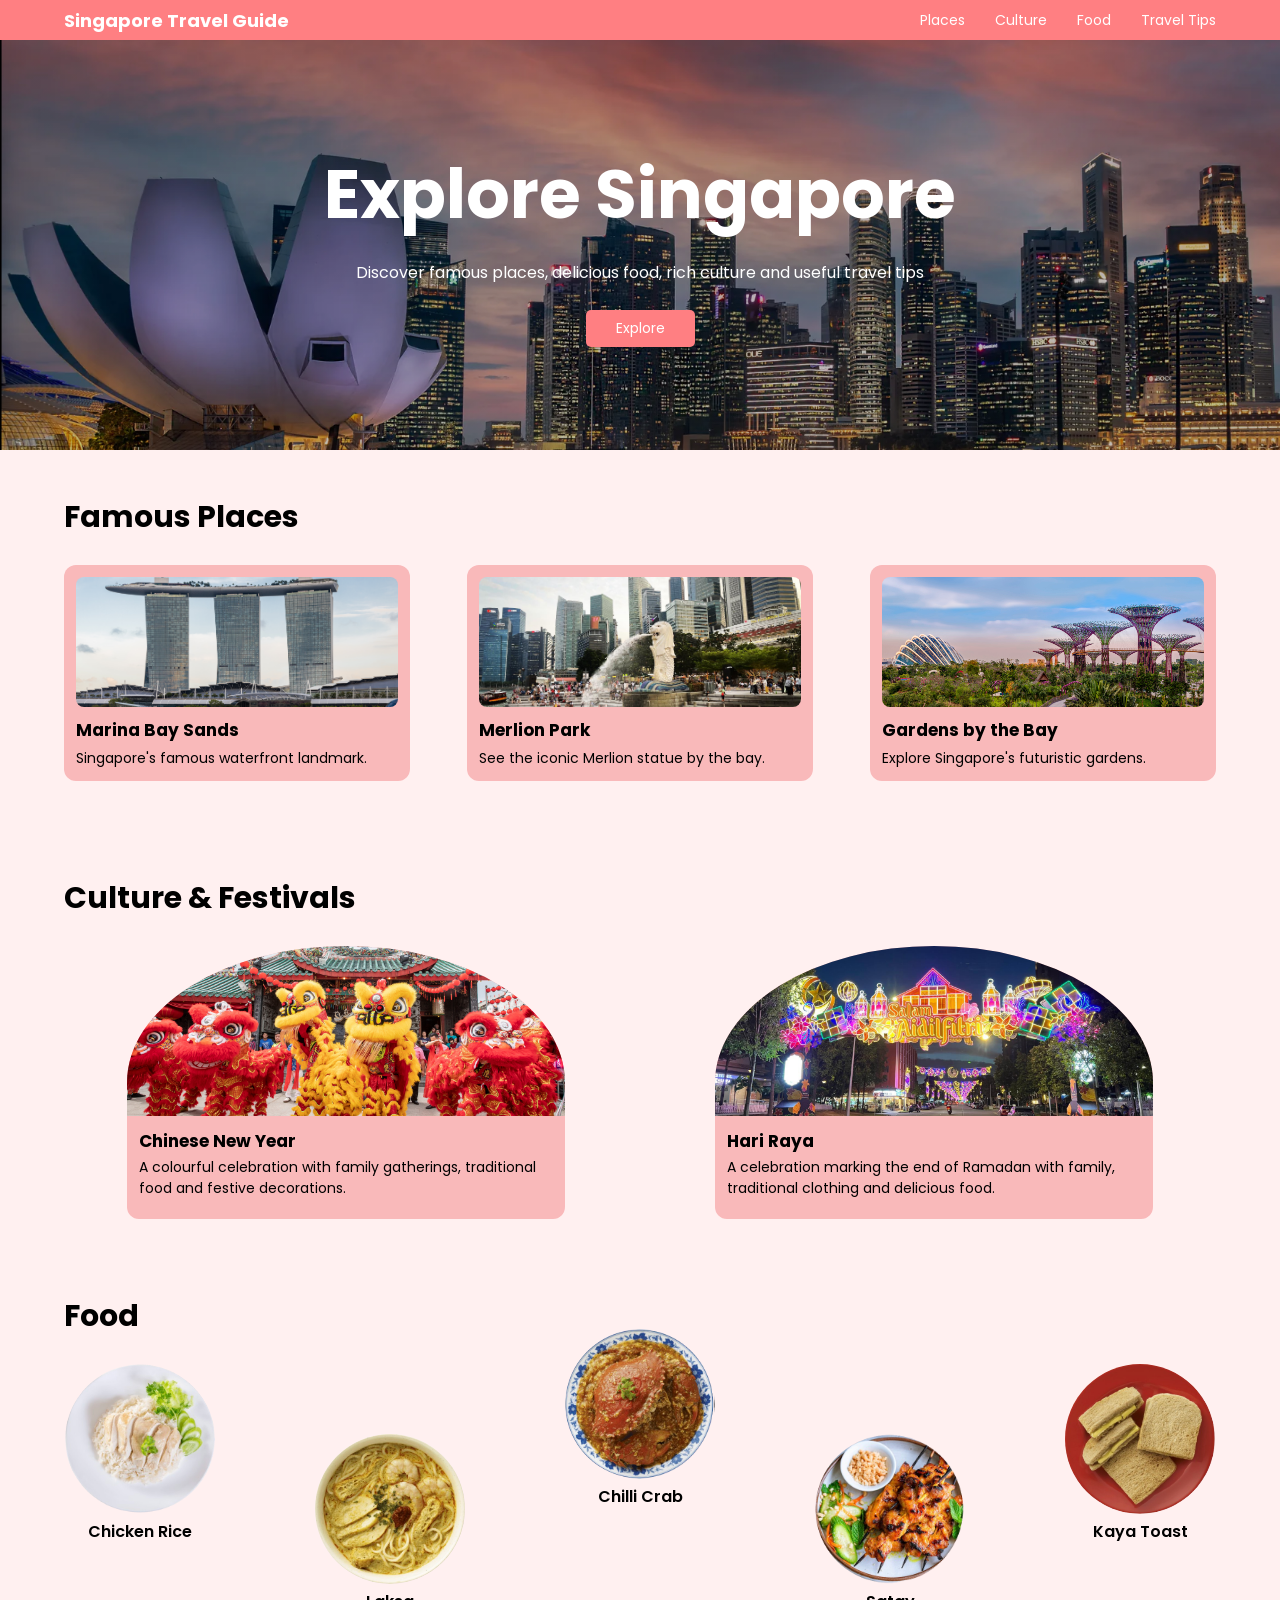
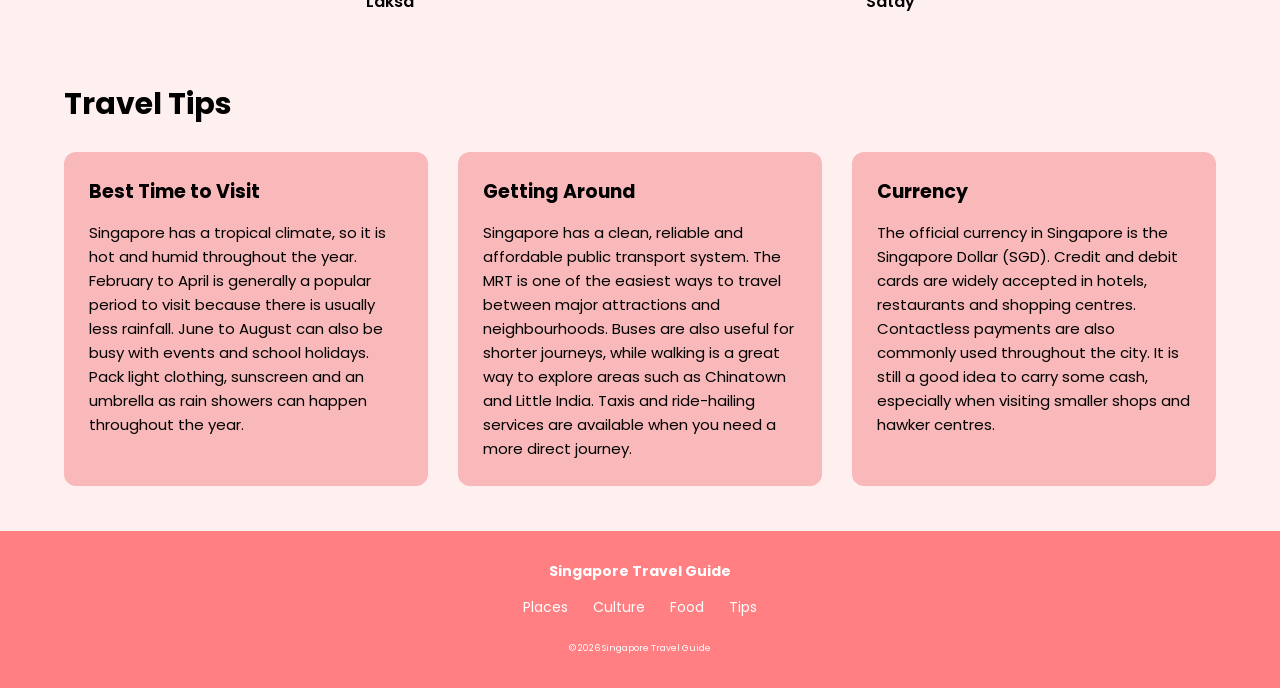
<file: index.html>
<!DOCTYPE html>
<html lang="en">

<head>
    <meta charset="UTF-8">
    <meta name="viewport" content="width=device-width, initial-scale=1.0">
    <title>Singapore Travel Guide</title>
    <link rel="preconnect" href="https://fonts.googleapis.com">
    <link rel="preconnect" href="https://fonts.gstatic.com" crossorigin>
    <link href="https://fonts.googleapis.com/css2?family=Poppins:wght@400;500;600;700&display=swap" rel="stylesheet">
    <link rel="stylesheet" href="style.css">
    
</head>

<body>
    <header>
        <h2 class="logo">Singapore Travel Guide</h2>

        <nav>
            <a href="places.html">Places</a>
            <a href="culture.html">Culture</a>
            <a href="food.html">Food</a>
            <a href="tips.html">Travel Tips</a>
        </nav>
    </header>

    <main>

        <section class="hero">

            <div class="hero-content">

            <h1>Explore Singapore</h1>

            <p>
                Discover famous places, delicious food, 
                rich culture and useful travel tips
            </p>

            <a href="places.html" class="hero-button">Explore</a>

            </div>

        </section>

        <!-- Places Section -->

        <section id="places" class="places">

            <h2>
                <a href="places.html">Famous Places</a>
            </h2>

            <div class="place-container">

                <a href="places.html#marina" class="place-card">
                    <img src="images/marina-bay-sands.jpg" alt="Marina Bay Sands">
                    <h3>Marina Bay Sands</h3>
                    <p>Singapore's famous waterfront landmark.</p>
                </a>

                <a href="places.html#merlion" class="place-card">
                    <img src="images/merlion-park-singapore.jpg" alt="Merlion Park">
                    <h3>Merlion Park</h3>
                    <p>See the iconic Merlion statue by the bay.</p>
                </a>

                <a href="places.html#gardens" class="place-card">
                    <img src="images/garden-by-the-bay.jpg" alt="Gardens by the Bay">
                    <h3>Gardens by the Bay</h3>
                    <p>Explore Singapore's futuristic gardens.</p>
                </a>
        
            </div>

        </section>

        <!-- Culture Section -->

            <section id="culture" class="culture">

            <h2>
                <a href="culture.html">Culture & Festivals</a>
            </h2>

            <div class="culture-container">

                <a href="culture.html#chinese-new-year" class="culture-card">
                    <img src="images/chinese-new-year.jpg" alt="Chinese New Year">
                    <h3>Chinese New Year</h3>
                    <p>A colourful celebration with family gatherings, traditional food and festive decorations.</p>
                </a>

                <a href="culture.html#hari-raya" class="culture-card">
                    <img src="images/hari-raya.jpg" alt="Hari Raya">
                    <h3>Hari Raya</h3>
                    <p>A celebration marking the end of Ramadan with family, traditional clothing and delicious food.</p>
                </a>

            </div>

        </section>

        <!-- Food Section -->

        <section id="food" class="food">

            <h2> 
                <a href="food.html">Food</a> 
            </h2>

            <div class="food-container">

                <a href="food.html#chicken-rice" class="food-card">
                    <img src="images/chicken-rice.jpg" alt="Chicken Rice">
                    <h3>Chicken Rice</h3>
                </a>

                <a href="food.html#laksa" class="food-card">
                    <img src="images/laksa.jpg" alt="Laksa">
                    <h3>Laksa</h3>
                </a>

                <a href="food.html#chilli-crab" class="food-card">
                    <img src="images/chilli-crab.jpg" alt="Chilli Crab">
                    <h3>Chilli Crab</h3>
                </a>

                <a href="food.html#satay" class="food-card">
                    <img src="images/satay.jpg" alt="Satay">
                    <h3>Satay</h3>
                </a>

                <a href="food.html#kaya-toast" class="food-card">
                    <img src="images/kaya-toast.jpg" alt="Kaya Toast">
                    <h3>Kaya Toast</h3>
                </a>

            </div>

        </section>

        <!-- Travel Tips Section -->

        <section id="tips" class="tips">

            <h2>
                <a href="tips.html">Travel Tips</a>
            </h2>

            <div class="tips-container">

                <a href="tips.html#best-time" class="tips-card">
                    <h3>Best Time to Visit</h3>
                    <p> 
                        Singapore has a tropical climate, so it is hot and humid throughout
                        the year. February to April is generally a popular period to visit
                        because there is usually less rainfall. June to August can also be
                        busy with events and school holidays. Pack light clothing, sunscreen
                        and an umbrella as rain showers can happen throughout the year.
                    </p>
                </a>

                <a href="tips.html#getting-around" class="tips-card">
                    <h3>Getting Around</h3>
                    <p>
                        Singapore has a clean, reliable and affordable public transport
                        system. The MRT is one of the easiest ways to travel between major
                        attractions and neighbourhoods. Buses are also useful for shorter
                        journeys, while walking is a great way to explore areas such as
                        Chinatown and Little India. Taxis and ride-hailing services are
                        available when you need a more direct journey.
                    </p>
                </a>

                <a href="tips.html#currency" class="tips-card">
                    <h3>Currency</h3>
                    <p>
                        The official currency in Singapore is the Singapore Dollar (SGD).
                        Credit and debit cards are widely accepted in hotels, restaurants
                        and shopping centres. Contactless payments are also commonly used
                        throughout the city. It is still a good idea to carry some cash,
                        especially when visiting smaller shops and hawker centres.
                    </p>
                </a>

            </div>

        </section>
        
    </main>

<footer>

    <p>Singapore Travel Guide</p>

    <div class="footer-links">
        <a href="#places">Places</a>
        <a href="#culture">Culture</a>
        <a href="#food">Food</a>
        <a href="#tips">Tips</a>
    </div>

    <small>© 2026 Singapore Travel Guide</small>

</footer>

</body>
</html>
</file>
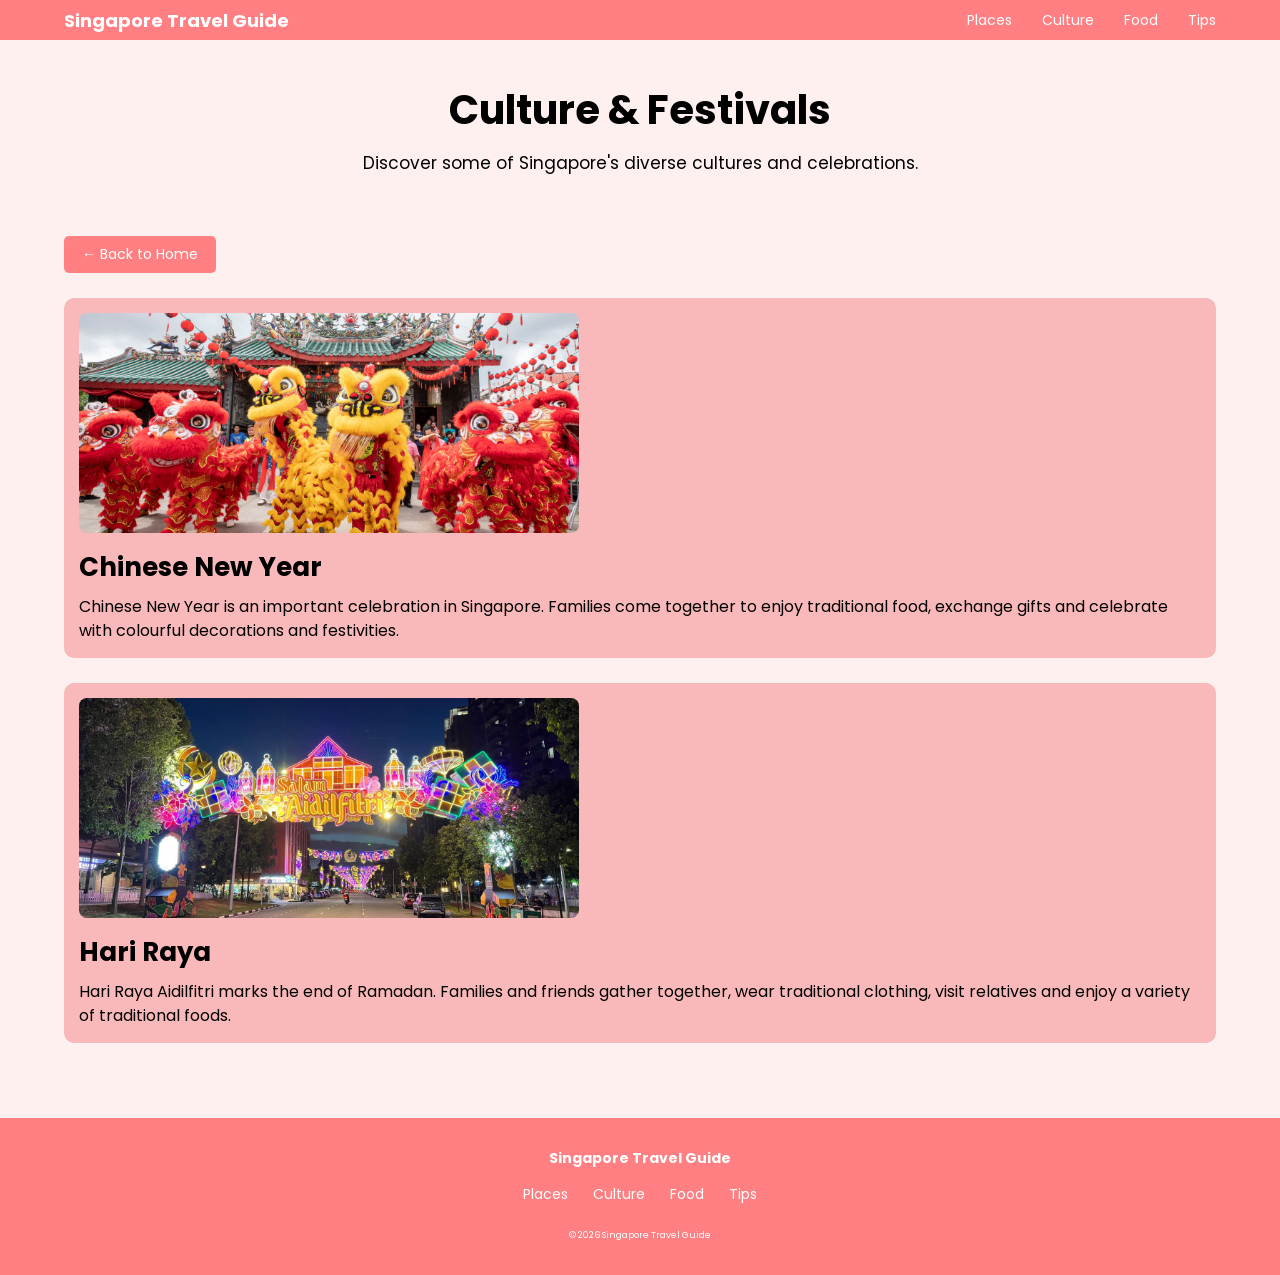
<file: culture.html>
<!DOCTYPE html>
<html lang="en">

<head>
    <meta charset="UTF-8">
    <meta name="viewport" content="width=device-width, initial-scale=1.0">
    <title>Culture | Singapore Travel Guide</title>
    <link rel="preconnect" href="https://fonts.googleapis.com">
    <link rel="preconnect" href="https://fonts.gstatic.com" crossorigin>
    <link href="https://fonts.googleapis.com/css2?family=Poppins:wght@400;500;600;700&display=swap" rel="stylesheet">
    <link rel="stylesheet" href="style.css">
</head>

<body>

    <header>
        <a href="index.html" class="logo">Singapore Travel Guide</a>

        <nav>
            <a href="places.html">Places</a>
            <a href="culture.html">Culture</a>
            <a href="food.html">Food</a>
            <a href="tips.html">Tips</a>
        </nav>
    </header>

    <main>

        <section class="page-header">
            <h1>Culture & Festivals</h1>
            <p>Discover some of Singapore's diverse cultures and celebrations.</p>
        </section>

        <section class="content">

            <a href="index.html" class="back-button">
                ← Back to Home
            </a>

            <div class="content-card" id="chinese-new-year">
                <img src="images/chinese-new-year.jpg" alt="Chinese New Year celebration">

                <h2>Chinese New Year</h2>

                <p>
                    Chinese New Year is an important celebration in Singapore.
                    Families come together to enjoy traditional food, exchange
                    gifts and celebrate with colourful decorations and festivities.
                </p>
            </div>

            <div class="content-card" id="hari-raya">
                <img src="images/hari-raya.jpg" alt="Hari Raya celebration">

                <h2>Hari Raya</h2>

                <p>
                    Hari Raya Aidilfitri marks the end of Ramadan. Families and
                    friends gather together, wear traditional clothing, visit
                    relatives and enjoy a variety of traditional foods.
                </p>
            </div>

        </section>

    </main>

    <footer>

        <p>Singapore Travel Guide</p>

        <div class="footer-links">
            <a href="places.html">Places</a>
            <a href="culture.html">Culture</a>
            <a href="food.html">Food</a>
            <a href="tips.html">Tips</a>
        </div>

        <small>© 2026 Singapore Travel Guide</small>

    </footer>

</body>
</html>
</file>
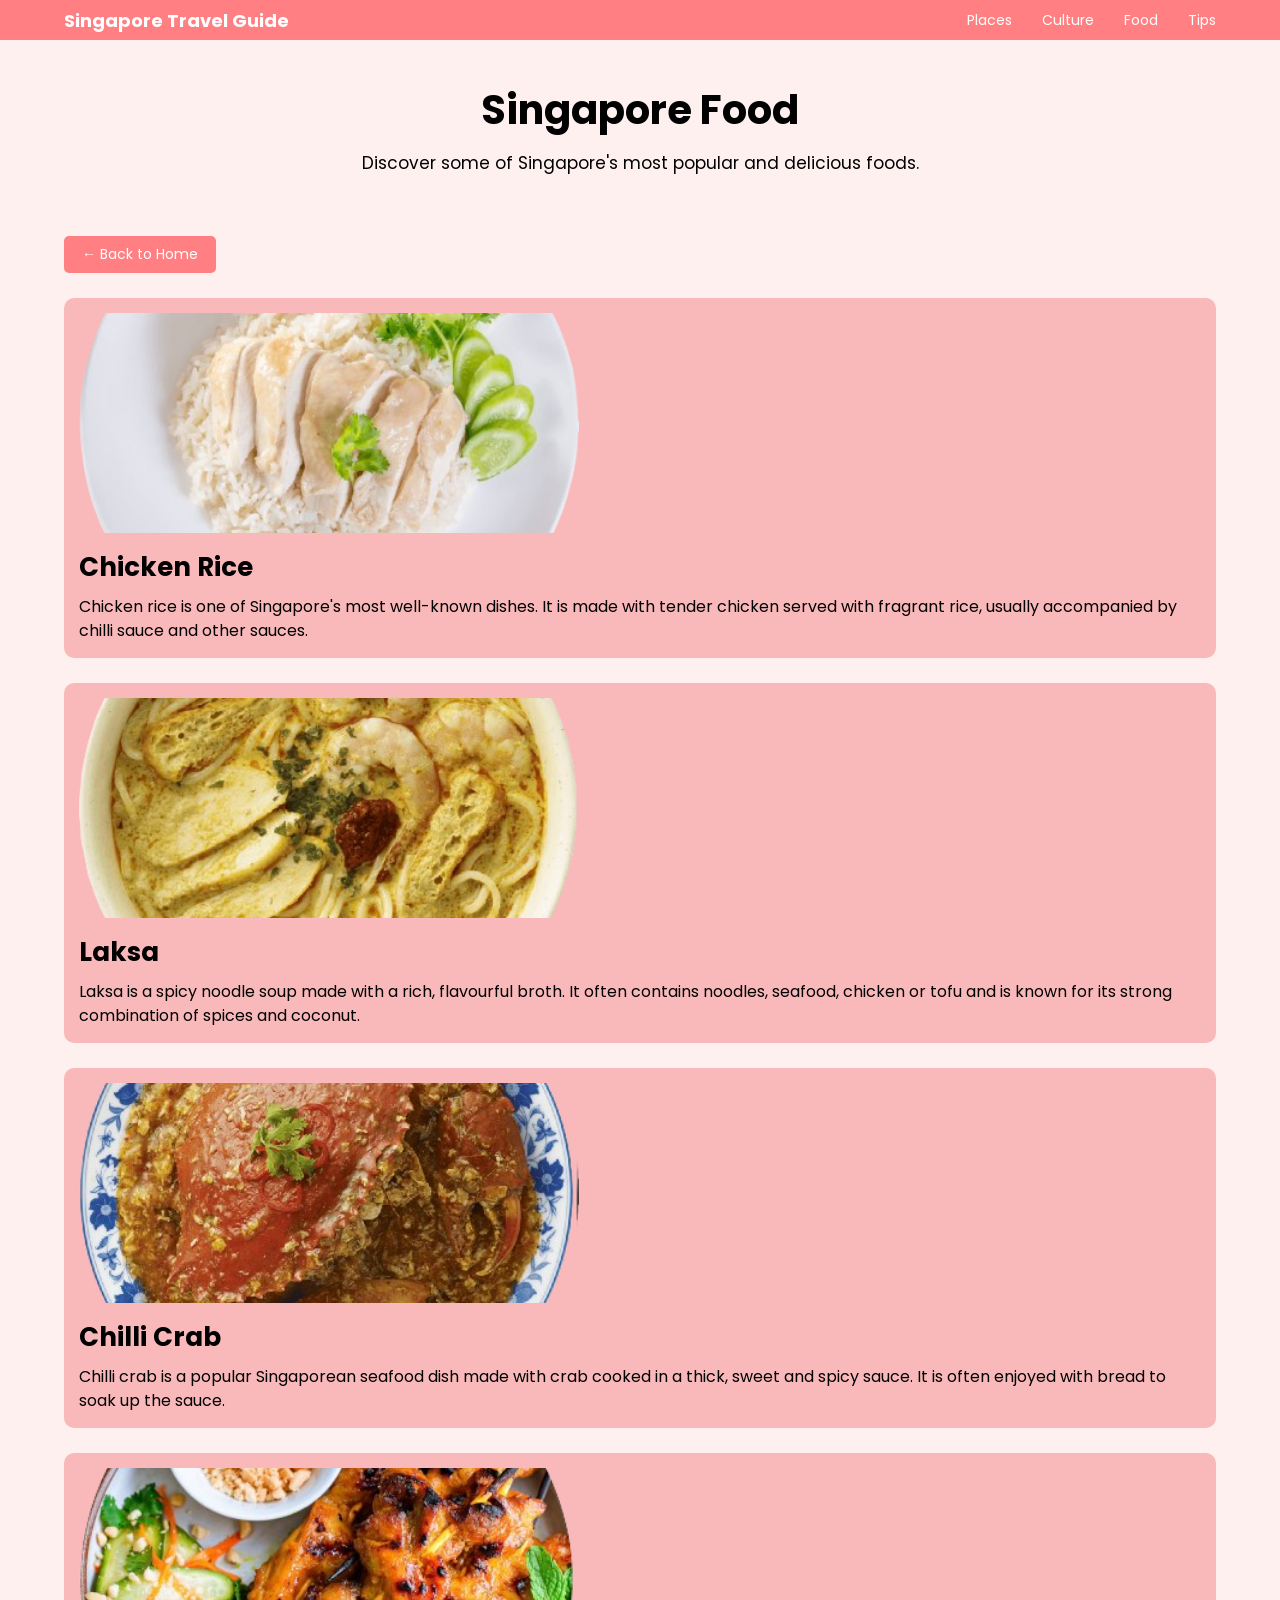
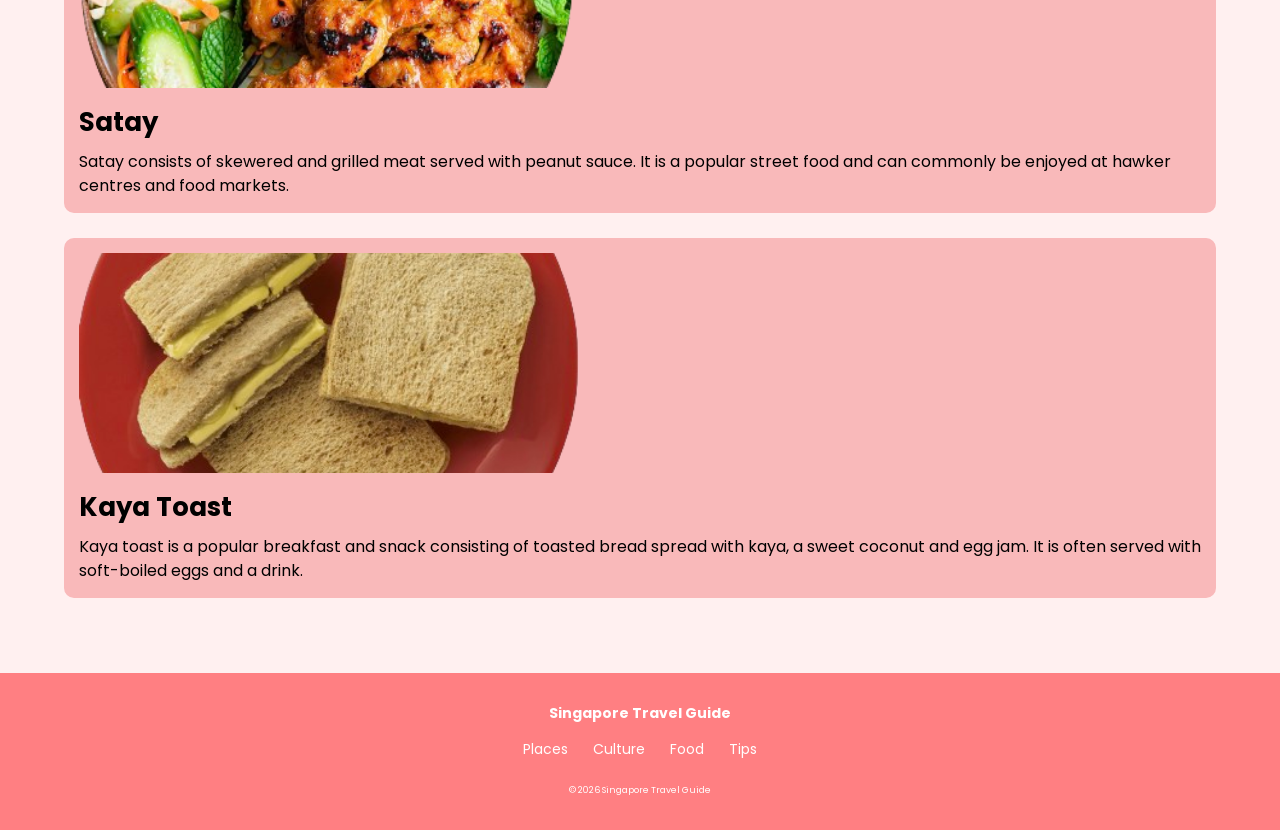
<file: food.html>
<!DOCTYPE html>
<html lang="en">

<head>
    <meta charset="UTF-8">
    <meta name="viewport" content="width=device-width, initial-scale=1.0">
    <title>Food | Singapore Travel Guide</title>
    <link rel="preconnect" href="https://fonts.googleapis.com">
    <link rel="preconnect" href="https://fonts.gstatic.com" crossorigin>
    <link href="https://fonts.googleapis.com/css2?family=Poppins:wght@400;500;600;700&display=swap" rel="stylesheet">
    <link rel="stylesheet" href="style.css">
</head>

<body>

    <header>

        <a href="index.html" class="logo">
            Singapore Travel Guide
        </a>

        <nav>
            <a href="places.html">Places</a>
            <a href="culture.html">Culture</a>
            <a href="food.html">Food</a>
            <a href="tips.html">Tips</a>
        </nav>

    </header>

    <main>

        <section class="page-header">

            <h1>Singapore Food</h1>

            <p>
                Discover some of Singapore's most popular and delicious foods.
            </p>

        </section>

        <section class="content">

            <a href="index.html" class="back-button">
                ← Back to Home
            </a>

            <div class="content-card" id="chicken-rice">

                <img src="images/chicken-rice.jpg" alt="Singapore chicken rice">

                <h2>Chicken Rice</h2>

                <p>
                    Chicken rice is one of Singapore's most well-known dishes.
                    It is made with tender chicken served with fragrant rice,
                    usually accompanied by chilli sauce and other sauces.
                </p>

            </div>

            <div class="content-card" id="laksa">

                <img src="images/laksa.jpg" alt="Singapore laksa">

                <h2>Laksa</h2>

                <p>
                    Laksa is a spicy noodle soup made with a rich, flavourful
                    broth. It often contains noodles, seafood, chicken or tofu
                    and is known for its strong combination of spices and coconut.
                </p>

            </div>

            <div class="content-card" id="chilli-crab">

                <img src="images/chilli-crab.jpg" alt="Singapore chilli crab">

                <h2>Chilli Crab</h2>

                <p>
                    Chilli crab is a popular Singaporean seafood dish made with
                    crab cooked in a thick, sweet and spicy sauce. It is often
                    enjoyed with bread to soak up the sauce.
                </p>

            </div>

            <div class="content-card" id="satay">

                <img src="images/satay.jpg" alt="Singapore satay">

                <h2>Satay</h2>

                <p>
                    Satay consists of skewered and grilled meat served with
                    peanut sauce. It is a popular street food and can commonly
                    be enjoyed at hawker centres and food markets.
                </p>

            </div>

            <div class="content-card" id="kaya-toast">

                <img src="images/kaya-toast.jpg" alt="Singapore kaya toast">

                <h2>Kaya Toast</h2>

                <p>
                    Kaya toast is a popular breakfast and snack consisting of
                    toasted bread spread with kaya, a sweet coconut and egg jam.
                    It is often served with soft-boiled eggs and a drink.
                </p>

            </div>

        </section>

    </main>

    <footer>

        <p>Singapore Travel Guide</p>

        <div class="footer-links">
            <a href="places.html">Places</a>
            <a href="culture.html">Culture</a>
            <a href="food.html">Food</a>
            <a href="tips.html">Tips</a>
        </div>

        <small>© 2026 Singapore Travel Guide</small>

    </footer>

</body>

</html>
</file>
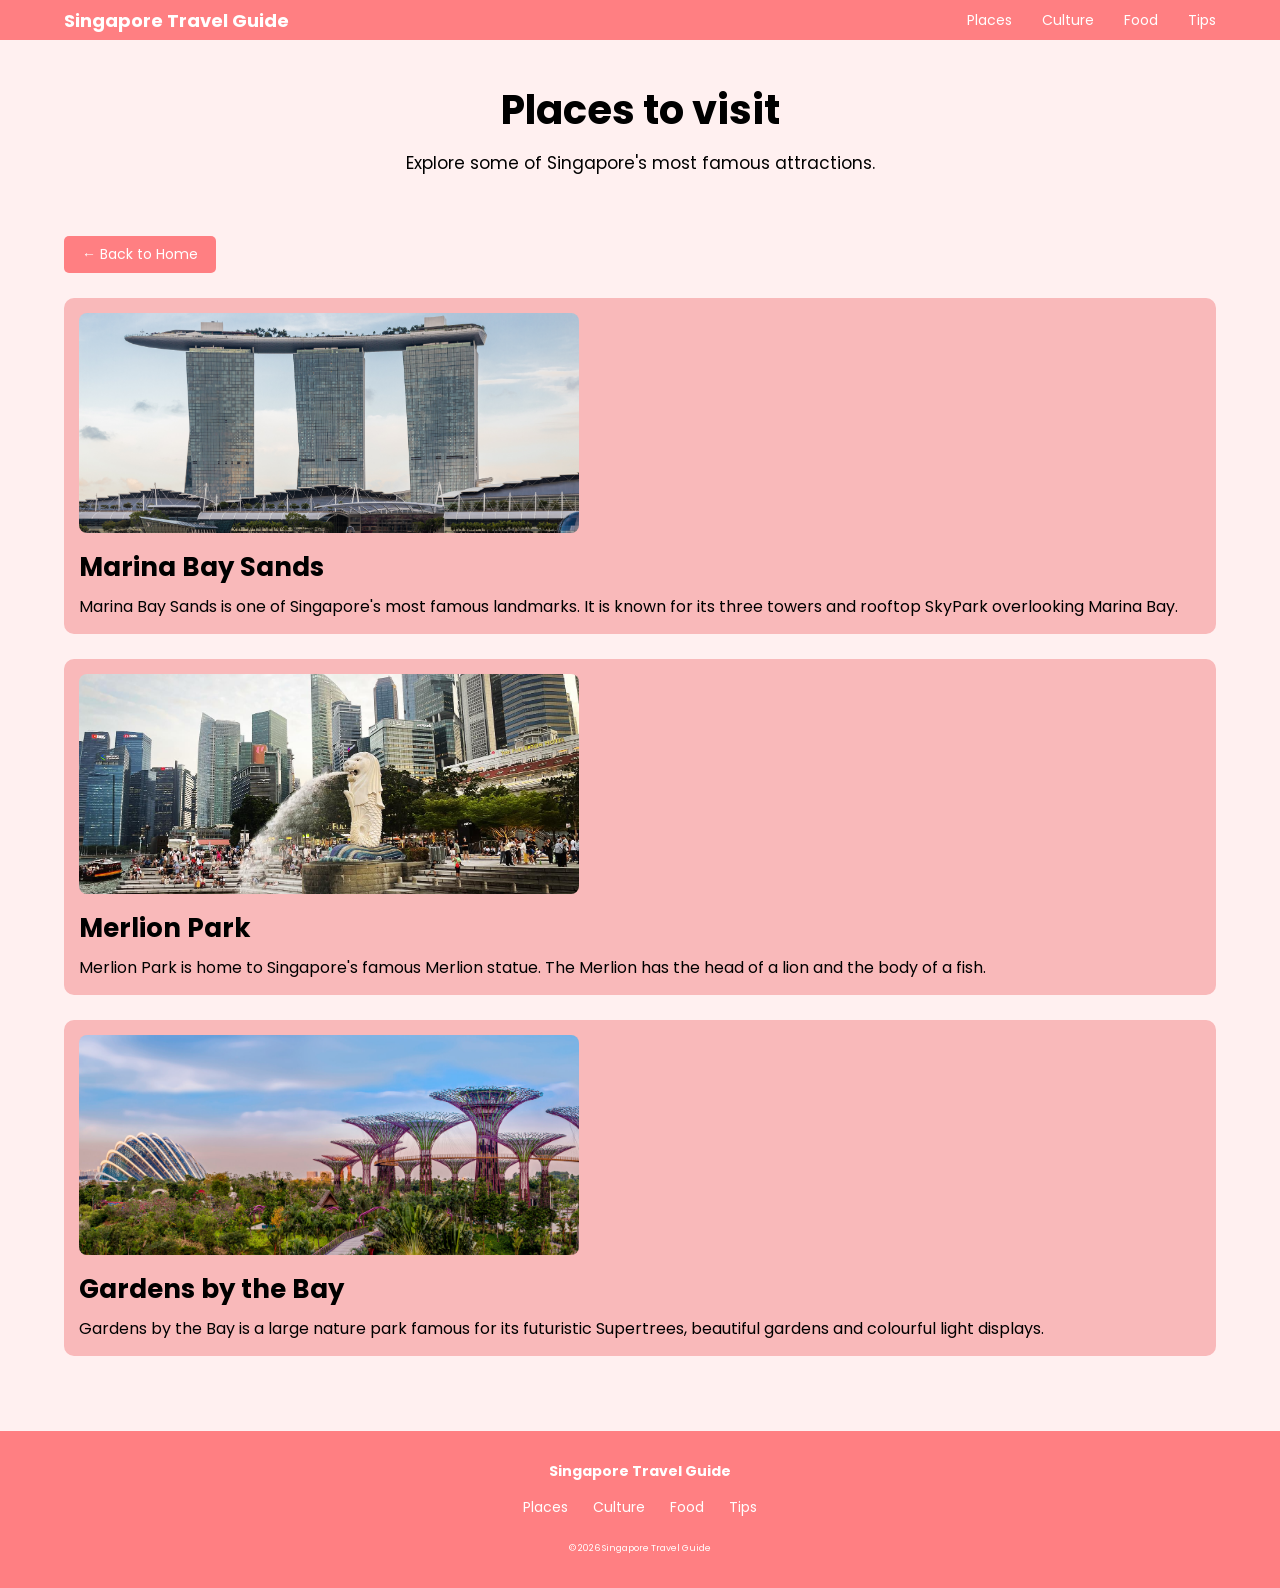
<file: places.html>
<!DOCTYPE html>
<html lang="en">
<head>
    <meta charset="UTF-8">
    <meta name="viewport" content="width=device-width, initial-scale=1.0">
    <title>Places | Singapore Travel Guide</title>
    <link rel="preconnect" href="https://fonts.googleapis.com">
    <link rel="preconnect" href="https://fonts.gstatic.com" crossorigin>
    <link href="https://fonts.googleapis.com/css2?family=Poppins:wght@400;500;600;700&display=swap" rel="stylesheet">
    <link rel="stylesheet" href="style.css">
</head>
<body>
    <header>

        <a href="index.html" class="logo">
            Singapore Travel Guide
        </a>

        <nav>
            <a href="places.html">Places</a>
            <a href="culture.html">Culture</a>
            <a href="food.html">Food</a>
            <a href="tips.html">Tips</a>
        </nav>
    </header>

    <main>
        <section class="page-header">
            <h1>Places to visit</h1>
            <p>
                Explore some of Singapore's most famous attractions.
            </p>
        </section>

        <section class="content">

            <a href="index.html" class="back-button">
                ← Back to Home
            </a>
             <div class="content-card" id="marina">

                <img src="images/marina-bay-sands.jpg" alt="Marina Bay Sands">

                <h2>Marina Bay Sands</h2>

                <p>
                    Marina Bay Sands is one of Singapore's most famous
                    landmarks. It is known for its three towers and
                    rooftop SkyPark overlooking Marina Bay.
                </p>

            </div>


            <div class="content-card" id="merlion">

                <img src="images/merlion-park-singapore.jpg" alt="Merlion Park">

                <h2>Merlion Park</h2>

                <p>
                    Merlion Park is home to Singapore's famous Merlion
                    statue. The Merlion has the head of a lion and the
                    body of a fish.
                </p>

            </div>


            <div class="content-card" id="gardens">

                <img src="images/garden-by-the-bay.jpg" alt="Gardens by the Bay">

                <h2>Gardens by the Bay</h2>

                <p>
                    Gardens by the Bay is a large nature park famous for
                    its futuristic Supertrees, beautiful gardens and
                    colourful light displays.
                </p>

            </div>

        </section>

    </main>


    <footer>

        <p>Singapore Travel Guide</p>

        <div class="footer-links">
            <a href="places.html">Places</a>
            <a href="culture.html">Culture</a>
            <a href="food.html">Food</a>
            <a href="tips.html">Tips</a>
        </div>

        <small>© 2026 Singapore Travel Guide</small>

    </footer>

</body>

</html>
</file>
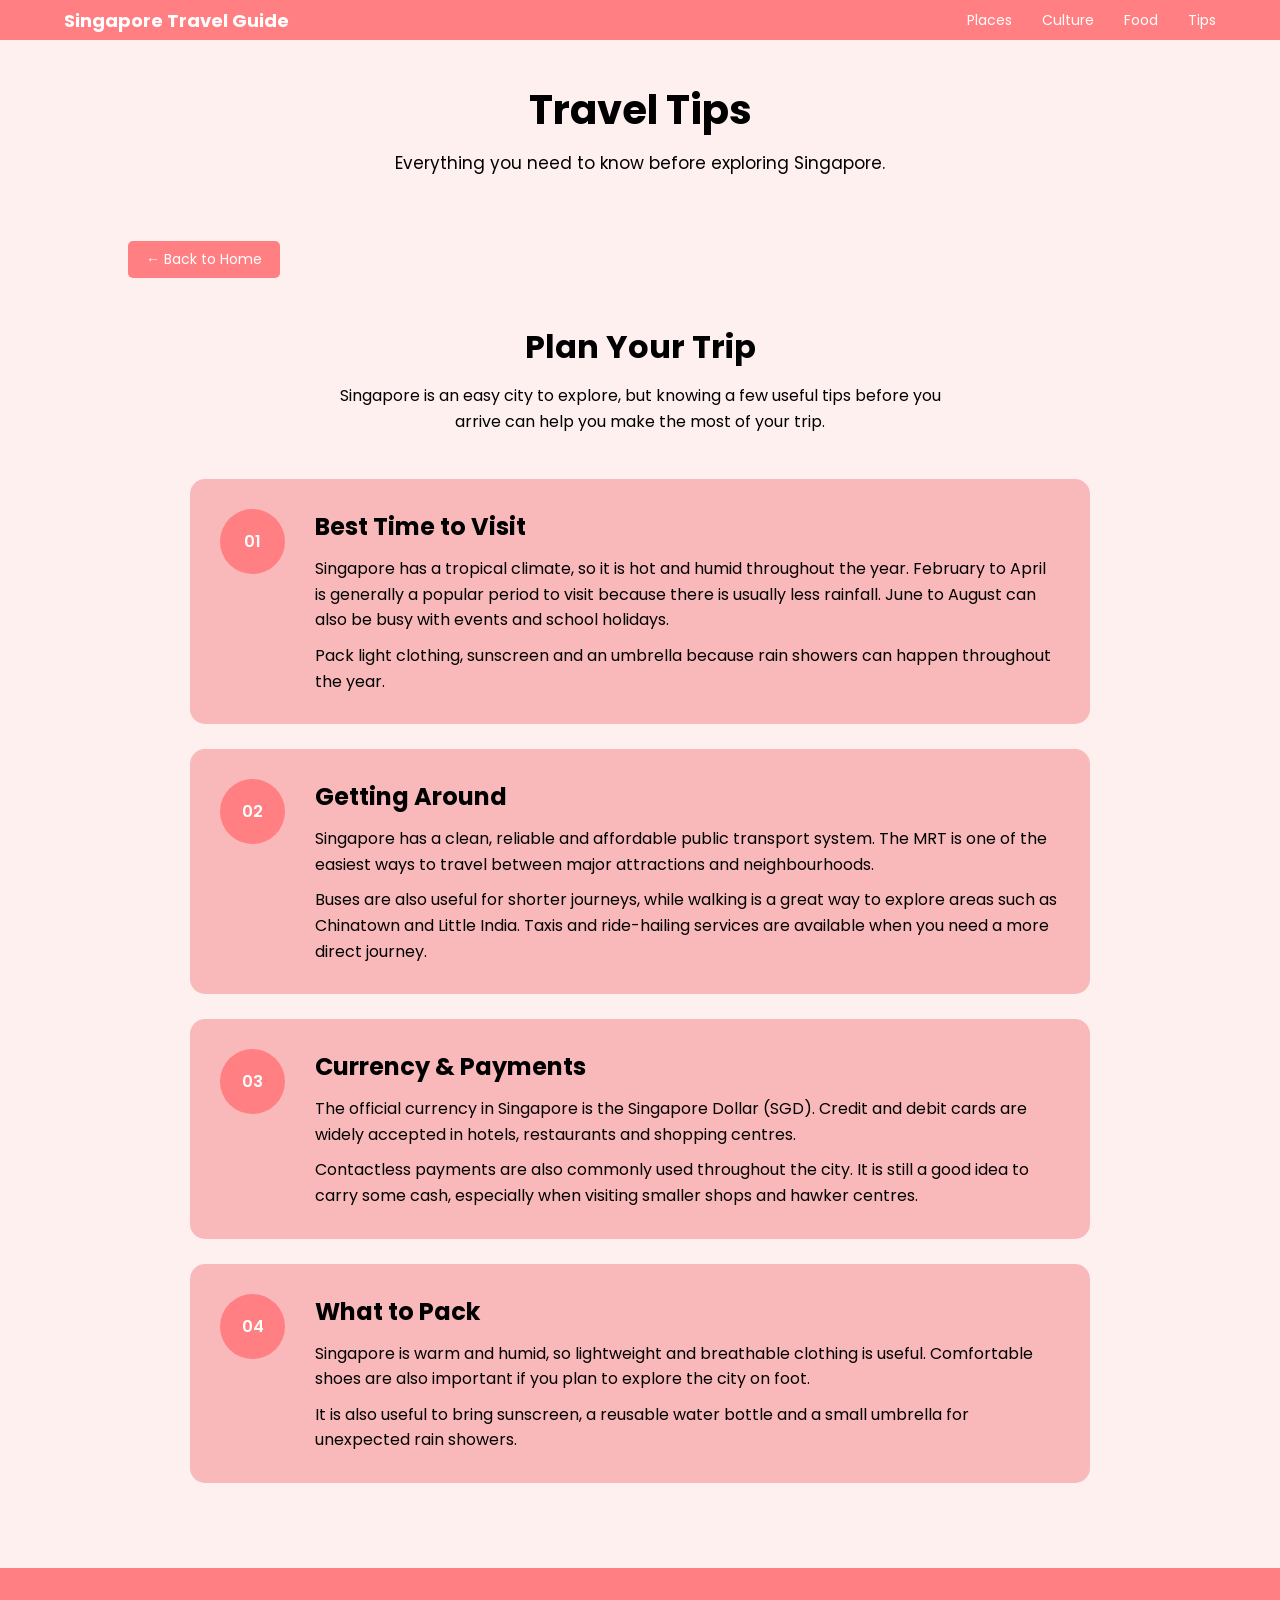
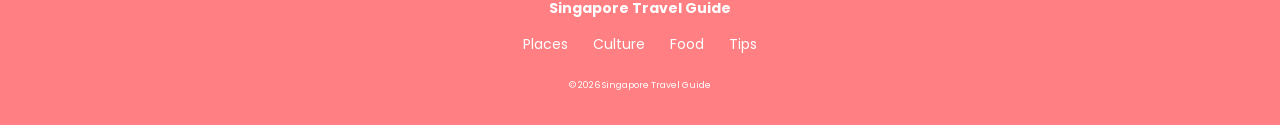
<file: tips.html>
<!DOCTYPE html>
<html lang="en">

<head>
    <meta charset="UTF-8">
    <meta name="viewport" content="width=device-width, initial-scale=1.0">
    <title>Travel Tips | Singapore Travel Guide</title>
    <link rel="preconnect" href="https://fonts.googleapis.com">
    <link rel="preconnect" href="https://fonts.gstatic.com" crossorigin>
    <link href="https://fonts.googleapis.com/css2?family=Poppins:wght@400;500;600;700&display=swap" rel="stylesheet">
    <link rel="stylesheet" href="style.css">
</head>

<body>

    <header>

        <a href="index.html" class="logo">
            Singapore Travel Guide
        </a>

        <nav>
            <a href="places.html">Places</a>
            <a href="culture.html">Culture</a>
            <a href="food.html">Food</a>
            <a href="tips.html">Tips</a>
        </nav>

    </header>

    <main>

        <section class="page-header">

            <h1>Travel Tips</h1>

            <p>
                Everything you need to know before exploring Singapore.
            </p>

        </section>

        <section class="tips-page">

            <a href="index.html" class="back-button">
                ← Back to Home
            </a>

            <div class="tip-intro">

                <h2>Plan Your Trip</h2>

                <p>
                    Singapore is an easy city to explore, but knowing a few
                    useful tips before you arrive can help you make the most
                    of your trip.
                </p>

            </div>

            <div class="tip-list">

                <article class="tip-item" id="best-time">

                    <div class="tip-number">
                        01
                    </div>

                    <div class="tip-text">

                        <h2>Best Time to Visit</h2>

                        <p>
                            Singapore has a tropical climate, so it is hot and
                            humid throughout the year. February to April is
                            generally a popular period to visit because there
                            is usually less rainfall. June to August can also
                            be busy with events and school holidays.
                        </p>

                        <p>
                            Pack light clothing, sunscreen and an umbrella
                            because rain showers can happen throughout the year.
                        </p>

                    </div>

                </article>


                <article class="tip-item" id="getting-around">

                    <div class="tip-number">
                        02
                    </div>

                    <div class="tip-text">

                        <h2>Getting Around</h2>

                        <p>
                            Singapore has a clean, reliable and affordable
                            public transport system. The MRT is one of the
                            easiest ways to travel between major attractions
                            and neighbourhoods.
                        </p>

                        <p>
                            Buses are also useful for shorter journeys, while
                            walking is a great way to explore areas such as
                            Chinatown and Little India. Taxis and ride-hailing
                            services are available when you need a more direct
                            journey.
                        </p>

                    </div>

                </article>


                <article class="tip-item" id="currency">

                    <div class="tip-number">
                        03
                    </div>

                    <div class="tip-text">

                        <h2>Currency & Payments</h2>

                        <p>
                            The official currency in Singapore is the Singapore
                            Dollar (SGD). Credit and debit cards are widely
                            accepted in hotels, restaurants and shopping centres.
                        </p>

                        <p>
                            Contactless payments are also commonly used
                            throughout the city. It is still a good idea to
                            carry some cash, especially when visiting smaller
                            shops and hawker centres.
                        </p>

                    </div>

                </article>


                <article class="tip-item" id="what-to-pack">

                    <div class="tip-number">
                        04
                    </div>

                    <div class="tip-text">

                        <h2>What to Pack</h2>

                        <p>
                            Singapore is warm and humid, so lightweight and
                            breathable clothing is useful. Comfortable shoes
                            are also important if you plan to explore the city
                            on foot.
                        </p>

                        <p>
                            It is also useful to bring sunscreen, a reusable
                            water bottle and a small umbrella for unexpected
                            rain showers.
                        </p>

                    </div>

                </article>

            </div>

        </section>

    </main>

    <footer>

        <p>Singapore Travel Guide</p>

        <div class="footer-links">

            <a href="places.html">Places</a>
            <a href="culture.html">Culture</a>
            <a href="food.html">Food</a>
            <a href="tips.html">Tips</a>

        </div>

        <small>© 2026 Singapore Travel Guide</small>

    </footer>

</body>

</html>
</file>
<file: style.css>
/* ==== Reset ==== */

* {
    margin: 0;
    padding: 0;
    box-sizing: border-box;
}

/* ==== Body ==== */

body {
    font-family: 'Poppins', sans-serif;
}

/* ==== Header ==== */

header {
    height: 40px;
    padding: 0 5%;

    background-color: #ff7f82;

    display: flex;
    justify-content: space-between;
    align-items: center;
}

/* ==== Logo ==== */
.logo {
    color: white;
    text-decoration: none;
    font-size: 18px;
    font-weight: bold;
}

/* ==== Navigation ==== */

nav {
    display: flex;
    gap: 30px;
}

nav a {
    color: white;
    text-decoration: none;
    font-size: 14px;
    
}

nav a:hover {
    text-decoration: underline;
}

/* Hero Section */

.hero {
    height: 410px;

    background-image: 
        linear-gradient(
        rgba(0, 0, 0, 0.25),
        rgba(0, 0, 0, 0.25)
        ),    
        url("images/hero.jpg");

    background-size: cover;
    background-position: center;
    
    display: flex;
    justify-content: center;
    align-items: center;

    text-align: center;
}

.hero-content {
    text-align: center;
    color: white;
    max-width: 700px;
}

.hero h1 {
    font-size: 68px;
    margin-bottom: 15px;
    color: white;
}

.hero p {
    font-size: 16px;
    line-height: 1.5;
    margin-bottom: 25px;
    color: white;
}

.hero-button {
    display: inline-block;
    background-color: #ff7f82;
    color: white;
    text-decoration: none;
    padding: 8px 30px;
    border-radius: 5px;
    font-size: 14px;
}

.hero-button:hover {
    background-color: #f26569;
}

/* Places Section */

.places {
    padding: 45px 5%;
    background-color: #fff0f0;
}

.places h2{
    text-align: left;
    font-size: 30px;
    margin-bottom: 25px;
}

.places h2 a {
    color: black;
    text-decoration: none;
}

.places h2 a:hover {
    text-decoration: underline;
}

.place-container {
    display: flex;
    justify-content: space-between;
    gap: 35px;
}

.place-card {
    width: 30%;
    background-color:  #f9b9ba;
    border-radius: 12px;
    padding: 12px;
    text-align: left;
    text-decoration: none;
    color: black;
}

.place-card img {
    width: 100%;
    height: 130px;
    object-fit: cover;
    border-radius: 8px;
    display: block;
    margin-bottom: 10px;
}

.place-card h3 {
    font-size: 17px;
    margin-bottom: 6px;
}

.place-card p{
    font-size: 14px;
    line-height: 1.4;
}

/* Places Page */

.page-header {
    background-color: #fff0f0;
    text-align: center;
    padding: 40px 20px;
}

.page-header h1 {
    font-size: 40px;
    margin-bottom: 10px;
}

.page-header p {
    font-size: 17px;
}

.content {
    background-color: #fff0f0;
    padding: 20px 5% 50px;
}

.back-button {
    display: inline-block;
    background-color: #ff7f82;
    color: white;
    text-decoration: none;
    padding: 8px 18px;
    border-radius: 5px;
    font-size: 14px;
    margin-bottom: 25px;
}

.content-card {
    background-color: #f9b9ba;
    border-radius: 10px;
    padding: 15px;
    margin-bottom: 25px;
}

.content-card img {
    width: 100%;
    max-width: 500px;
    height: 220px;
    object-fit: cover;
    border-radius: 8px;
    display: block;
    margin-bottom: 15px;
}

.content-card h2 {
    font-size: 26px;
    margin-bottom: 8px;
}

.content-card p {
    font-size: 16px;
    line-height: 1.5;
}

/* Culture Section */

.culture {
    padding: 50px 5%;
    background-color: #fff0f0;
}

.culture h2 {
    font-size: 30px;
    margin-bottom: 25px;
}

.culture h2 a {
    color: black;
    text-decoration: none;
}

.culture h2 a:hover {
    text-decoration: underline;
}

.culture-container {
    display: flex;
    justify-content: center;
    gap: 150px;
}

.culture-card {
    width: 38%;
    background-color: #f9b9ba;
    border-radius: 50% 50% 12px 12px;
    overflow: hidden;
    text-decoration: none;
    color: black;
}

.culture-card img {
    width: 100%;
    height: 170px;
    object-fit: cover;
    display: block;
}

.culture-card h3 {
    font-size: 17px;
    padding: 12px 12px 3px;
}

.culture-card p {
    font-size: 14px;
    padding: 0 12px 20px;
}

/* Food Section */

.food {
    padding: 25px 5%;
    background-color: #fff0f0;
}

.food h2 {
    font-size: 30px;
    margin-bottom: 25px;
}

.food h2 a {
color: black;
text-decoration: none;
}

.food h2 a:hover {
text-decoration: underline;
}

.food-container {
    display: flex;
    justify-content: center;
    align-items: flex-start;
    gap: 100px;
}

.food-card {
    width: 150px;
    flex: 0 0 150px;
    text-align: center;

    display: flex;
    flex-direction: column;
    align-items: center;
}

.food-card {
    text-decoration: none;
    color: black;
}

.food-card img {
    width: 150px;
    height: 150px;
    object-fit: cover;
    border-radius: 50%;
    display: block;
    margin: 0 auto;
}

.food-card h3 {
    width: 150px;
    margin: 8px 0 0;
    padding: 0;
    text-align: center;
    font-size: 16px;
    font-weight: 600;
    line-height: 1.3;
}

/* Staggered circles */

.food-card:nth-child(1) {
    margin-top: 0;
}

.food-card:nth-child(2) {
    margin-top: 70px;
}

.food-card:nth-child(3) {
    margin-top: -35px;
}

.food-card:nth-child(4) {
    margin-top: 70px;
}

.food-card:nth-child(5) {
    margin-top: 0;
}

/* Travel Tips Section */

.tips {
    padding: 45px 5%;
    background-color: #fff0f0;
}

.tips h2 {
    font-size: 30px;
    margin-bottom: 25px;
}

.tips h2 a {
    color: black;
    text-decoration: none;
}

.tips h2 a:hover {
    text-decoration: underline;
}

.tips-container {
    display: flex;
    justify-content: center;
    gap: 30px;
}

.tips-card {
    width: 32%;
    background-color: #f9b9ba;
    border-radius: 12px;
    padding: 25px;
    text-align: left;
    min-height: 250px;
    text-decoration: none;
    color: black;
}

.tips-card h3 {
    font-size: 19px;
    margin-bottom: 15px;
}

.tips-card p {
    font-size: 15px;
    line-height: 1.6;
}

/* Footer */

footer {
    background-color: #ff7f82;
    color: white;
    text-align: center;
    padding: 30px;
}

footer p {
    font-size: 14px;
    font-weight: bold;
    margin-bottom: 15px;
}

.footer-links {
    display: flex;
    justify-content: center;
    gap: 25px;
    margin-bottom: 15px;
}

.footer-links a {
    color: white;
    text-decoration: none;
    font-size: 14px;
}

.footer-links a:hover {
    text-decoration: underline;
}

footer small {
    font-size: 9px;
}

/* ==== Travel Tips Page ==== */

.tips-page {
    background-color: #fff0f0;
    padding: 25px 10% 60px;
}

.tip-intro {
    text-align: center;
    max-width: 650px;
    margin: 20px auto 45px;
}

.tip-intro h2 {
    font-size: 32px;
    margin-bottom: 12px;
}

.tip-intro p {
    font-size: 16px;
    line-height: 1.6;
}

.tip-list {
    max-width: 900px;
    margin: 0 auto;
}

.tip-item {
    display: flex;
    align-items: flex-start;
    gap: 30px;

    background-color: #f9b9ba;
    border-radius: 15px;

    padding: 30px;
    margin-bottom: 25px;
}

.tip-number {
    min-width: 65px;
    height: 65px;

    background-color: #ff7f82;
    color: white;

    border-radius: 50%;

    display: flex;
    justify-content: center;
    align-items: center;

    font-size: 16px;
    font-weight: 600;
}

.tip-text {
    flex: 1;
}

.tip-text h2 {
    font-size: 24px;
    margin-bottom: 12px;
}

.tip-text p {
    font-size: 16px;
    line-height: 1.6;
    margin-bottom: 10px;
}

.tip-text p:last-child {
    margin-bottom: 0;
}

html {
    scroll-behavior: smooth;
}

.content-card {
    scroll-margin-top: 60px;
}
</file>
